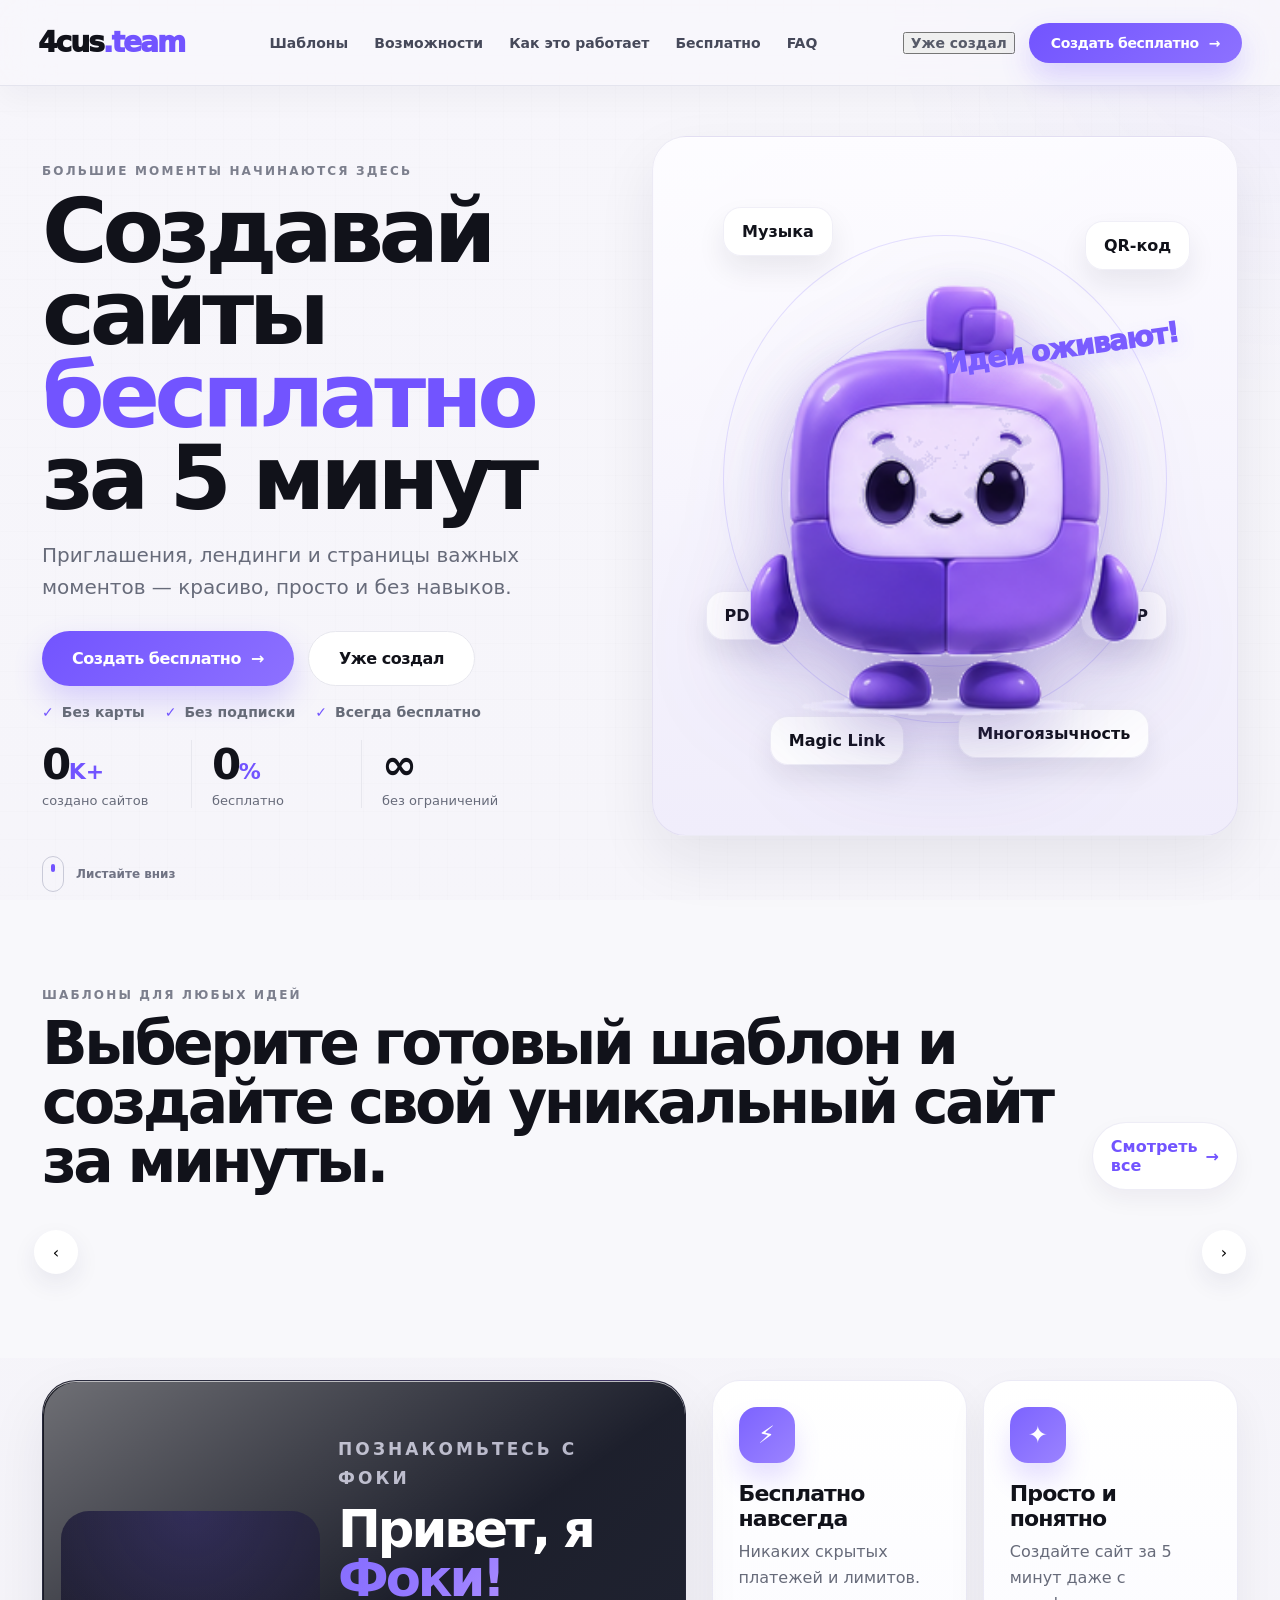
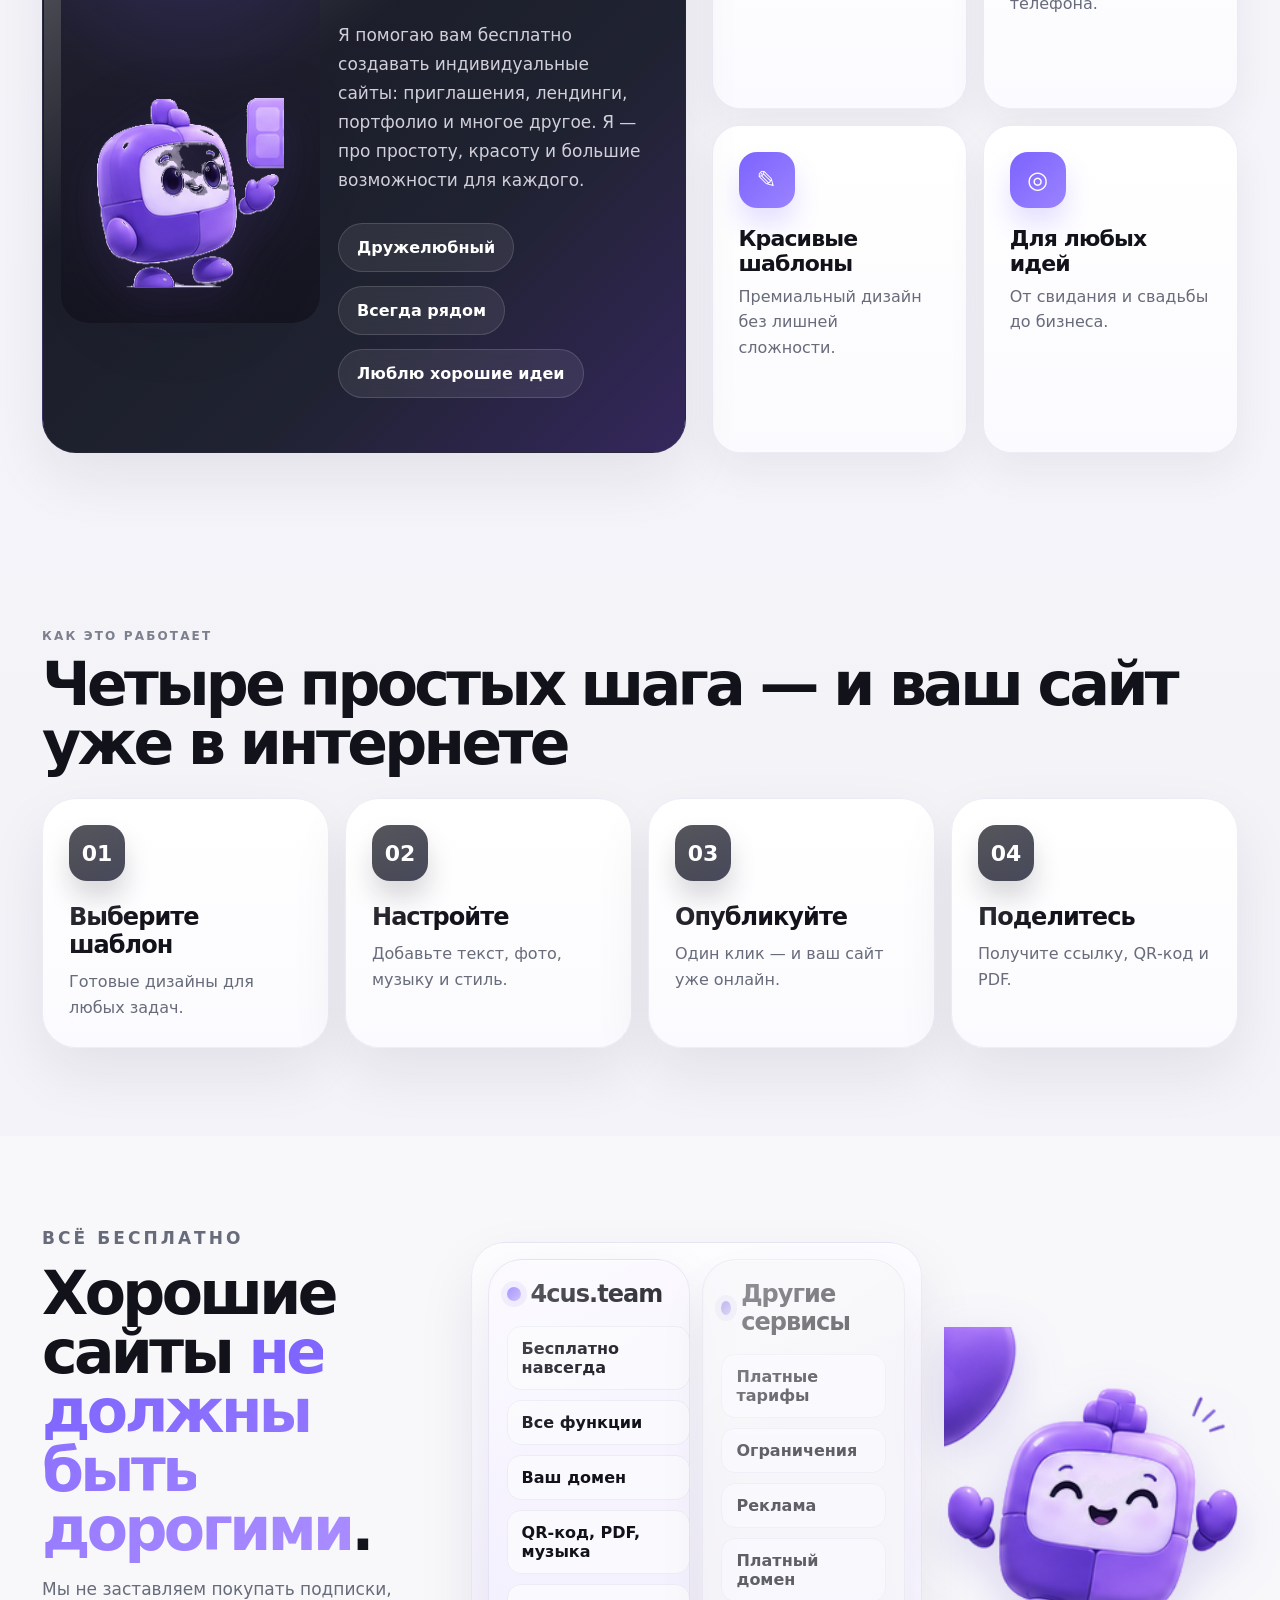
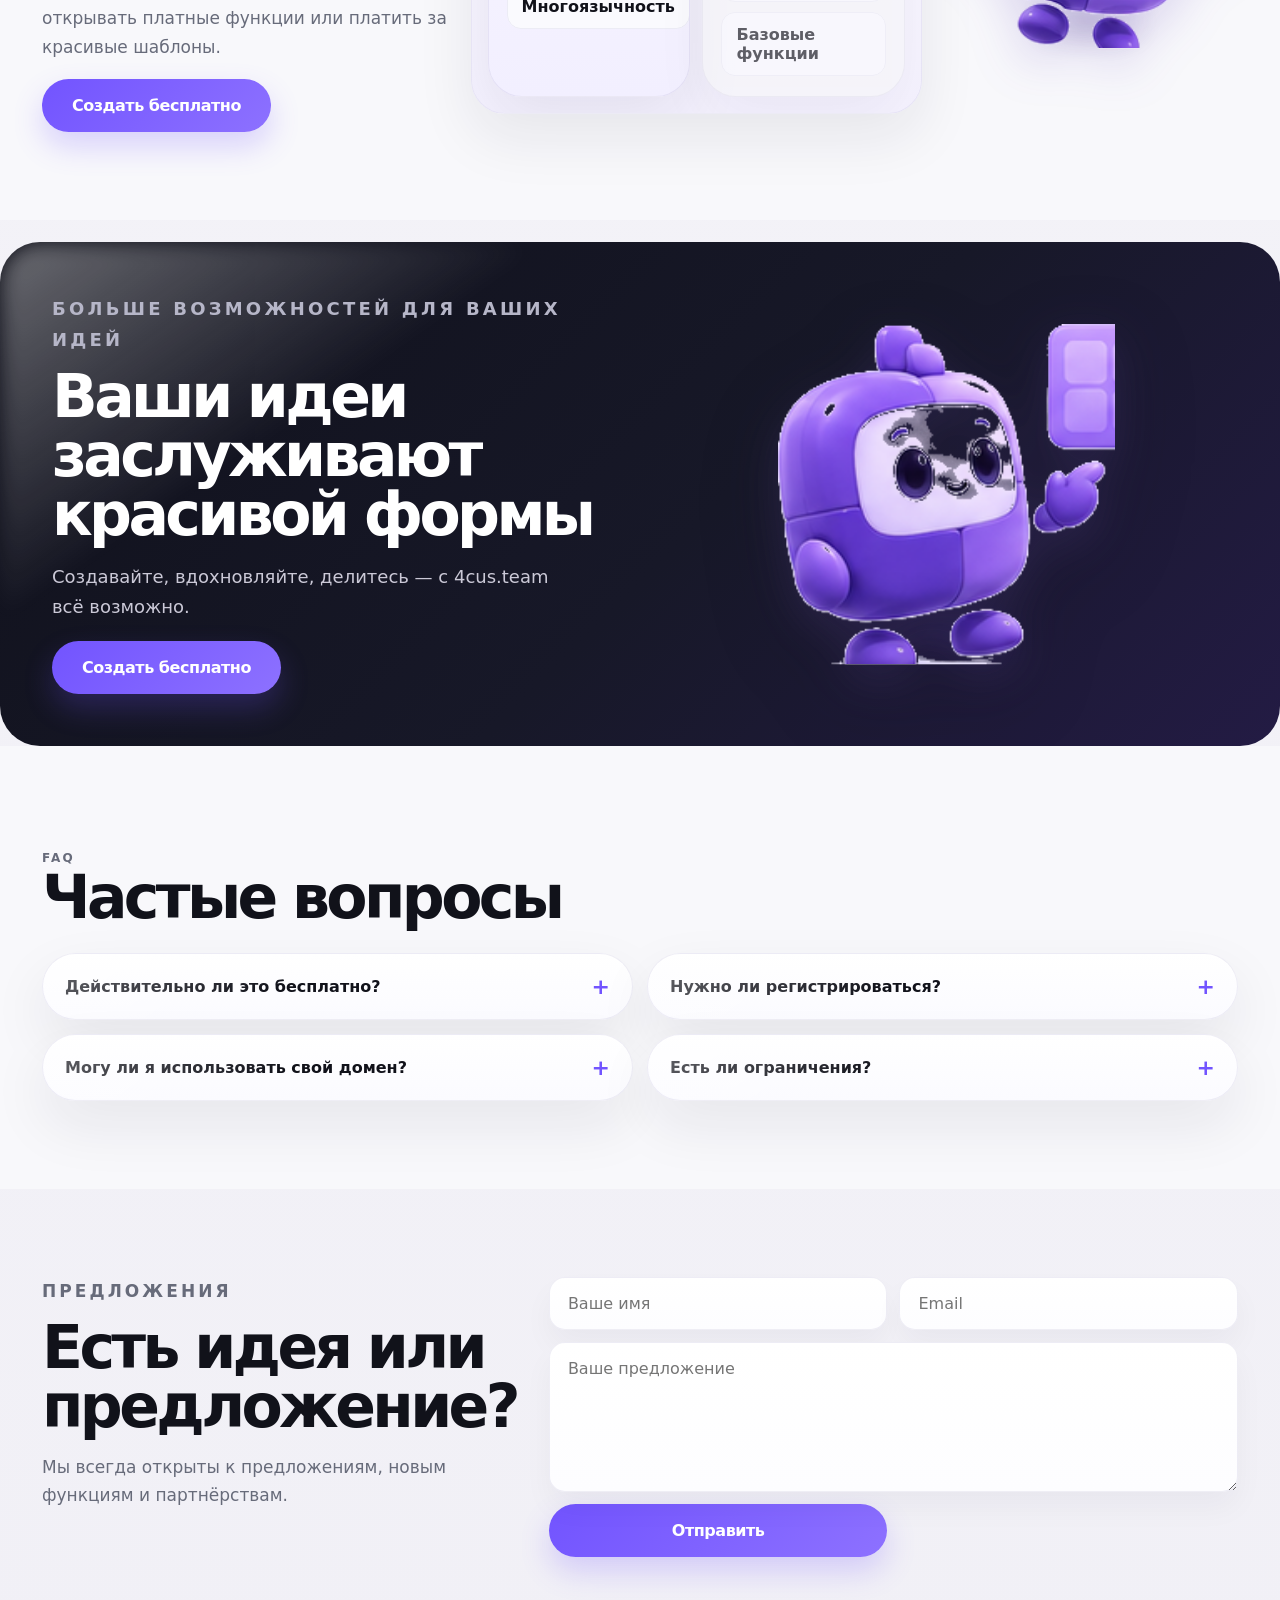
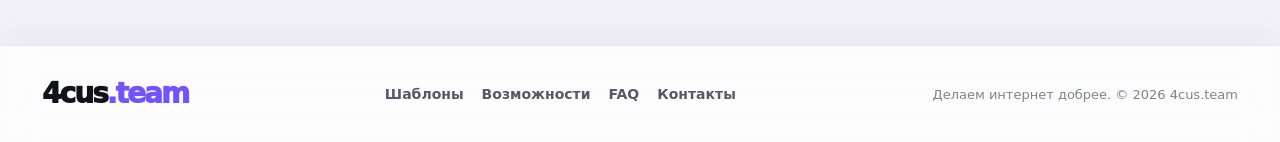
<file: index.html>
<!doctype html>
<html lang="ru">
<head>
  <meta charset="utf-8" />
  <meta name="viewport" content="width=device-width,initial-scale=1,viewport-fit=cover" />
  <meta name="theme-color" content="#f4f3f8" />
  <meta name="description" content="4cus.team — бесплатный конструктор красивых сайтов, приглашений и лендингов." />
  <link rel="manifest" href="manifest.webmanifest" />
  <link rel="icon" href="assets/icon-192.png" />
  <link rel="stylesheet" href="styles.css" />
  <title>4cus.team — Создавай сайты бесплатно</title>
</head>
<body data-page="home">
  <div class="bg-grid" aria-hidden="true"></div>

  <header class="topbar" id="top">
    <a class="brand" href="#top" aria-label="4cus.team">4cus<span>.team</span></a>
    <nav class="desktop-nav" aria-label="Основная навигация">
      <a href="#templates">Шаблоны</a>
      <a href="#features">Возможности</a>
      <a href="#how">Как это работает</a>
      <a href="#free">Бесплатно</a>
      <a href="#faq">FAQ</a>
    </nav>
    <div class="top-actions">
      <button class="login-link" id="alreadyTopBtn" type="button">Уже создал</button>
      <a class="btn btn-primary btn-small" href="#templates" data-scroll>Создать бесплатно <span>→</span></a>
      <button class="menu-btn" type="button" aria-expanded="false" aria-controls="mobileMenu" aria-label="Открыть меню">
        <span></span><span></span><span></span>
      </button>
    </div>
  </header>

  <aside class="mobile-menu" id="mobileMenu" aria-hidden="true">
    <div class="mobile-menu__head">
      <span class="brand small">4cus<span>.team</span></span>
      <button class="mobile-close" type="button" aria-label="Закрыть меню">×</button>
    </div>
    <nav class="mobile-nav">
      <a href="#templates">Шаблоны</a>
      <a href="#features">Возможности</a>
      <a href="#how">Как это работает</a>
      <a href="#free">Бесплатно</a>
      <a href="#faq">FAQ</a>
      <a href="#contact">Предложения</a>
    </nav>
    <a class="btn btn-primary wide" href="#templates" data-scroll>Создать бесплатно</a>
  </aside>
  <div class="menu-backdrop" hidden></div>

  <main>
    <section class="hero shell" aria-labelledby="hero-title">
      <div class="hero-copy reveal from-left">
        <p class="eyebrow">БОЛЬШИЕ МОМЕНТЫ НАЧИНАЮТСЯ ЗДЕСЬ</p>
        <h1 id="hero-title">Создавай сайты <span>бесплатно</span><br>за 5 минут</h1>
        <p class="hero-text">Приглашения, лендинги и страницы важных моментов — красиво, просто и без навыков.</p>
        <div class="hero-actions">
          <a class="btn btn-primary" href="#templates" data-scroll>Создать бесплатно <span>→</span></a>
          <button class="btn btn-soft" id="alreadyBtn" type="button">Уже создал</button>
        </div>
        <div class="hero-points">
          <span>Без карты</span>
          <span>Без подписки</span>
          <span>Всегда бесплатно</span>
        </div>
        <div class="counters hero-counters">
          <article class="counter reveal from-bottom"><b data-count="50">0</b><span>K+</span><p>создано сайтов</p></article>
          <article class="counter reveal from-bottom delay-1"><b data-count="100">0</b><span>%</span><p>бесплатно</p></article>
          <article class="counter reveal from-bottom delay-2"><b>∞</b><span></span><p>без ограничений</p></article>
        </div>
      </div>

      <div class="hero-stage reveal from-right" aria-label="Фоки — фирменный помощник 4cus.team">
        <div class="halo"></div>
        <div class="orbit orbit-a"></div>
        <div class="orbit orbit-b"></div>
        <div class="floating-card music">Музыка</div>
        <div class="floating-card qr">QR‑код</div>
        <div class="floating-card pdf">PDF</div>
        <div class="floating-card rsvp">RSVP</div>
        <div class="floating-card link">Magic Link</div>
        <div class="floating-card lang">Многоязычность</div>
        <div class="foki-stack hero-foki" data-foki-animated>
          <img src="assets/foki-front.png" alt="Фоки" class="is-active" />
          <img src="assets/foki-happy.png" alt="" />
          <img src="assets/foki-main.png" alt="" />
        </div>
        <div class="hero-note">Идеи оживают!</div>
      </div>

      <a class="scroll-cue" href="#templates" data-scroll>
        <span></span>
        Листайте вниз
      </a>
    </section>

    <section class="templates section section-light" id="templates">
      <div class="section-head reveal from-left">
        <div>
          <p class="eyebrow">ШАБЛОНЫ ДЛЯ ЛЮБЫХ ИДЕЙ</p>
          <h2>Выберите готовый шаблон и создайте свой уникальный сайт за минуты.</h2>
        </div>
        <a class="text-link" href="templates.html?category=all">Смотреть все <span>→</span></a>
      </div>

      <div class="chip-row reveal from-left" id="homeFilters"></div>
      <div class="template-carousel-wrap reveal from-right">
        <button class="carousel-arrow left" type="button" id="carouselPrev" aria-label="Назад">‹</button>
        <div class="template-carousel" id="homeTemplateList"></div>
        <button class="carousel-arrow right" type="button" id="carouselNext" aria-label="Вперёд">›</button>
      </div>
    </section>

    <section class="foki-about section section-contrast" id="features">
      <div class="foki-card reveal from-left">
        <div class="foki-card__visual">
          <div class="foki-stack card-foki" data-foki-animated>
            <img src="assets/foki-pointing.png" alt="Фоки" class="is-active" />
            <img src="assets/foki-thinking.png" alt="" />
            <img src="assets/foki-front.png" alt="" />
          </div>
        </div>
        <div class="foki-card__copy">
          <p class="eyebrow light">ПОЗНАКОМЬТЕСЬ С ФОКИ</p>
          <h2>Привет, я <span>Фоки!</span></h2>
          <p>Я помогаю вам бесплатно создавать индивидуальные сайты: приглашения, лендинги, портфолио и многое другое. Я — про простоту, красоту и большие возможности для каждого.</p>
          <ul class="bullet-list">
            <li>Дружелюбный</li>
            <li>Всегда рядом</li>
            <li>Люблю хорошие идеи</li>
          </ul>
        </div>
      </div>

      <div class="benefit-grid reveal from-right">
        <article><span>⚡</span><h3>Бесплатно навсегда</h3><p>Никаких скрытых платежей и лимитов.</p></article>
        <article><span>✦</span><h3>Просто и понятно</h3><p>Создайте сайт за 5 минут даже с телефона.</p></article>
        <article><span>✎</span><h3>Красивые шаблоны</h3><p>Премиальный дизайн без лишней сложности.</p></article>
        <article><span>◎</span><h3>Для любых идей</h3><p>От свидания и свадьбы до бизнеса.</p></article>
      </div>
    </section>

    <section class="how section" id="how">
      <div class="section-head reveal from-left">
        <div>
          <p class="eyebrow">КАК ЭТО РАБОТАЕТ</p>
          <h2>Четыре простых шага — и ваш сайт уже в интернете</h2>
        </div>
      </div>
      <div class="steps">
        <article class="reveal from-left"><b>01</b><h3>Выберите шаблон</h3><p>Готовые дизайны для любых задач.</p></article>
        <article class="reveal from-right"><b>02</b><h3>Настройте</h3><p>Добавьте текст, фото, музыку и стиль.</p></article>
        <article class="reveal from-left"><b>03</b><h3>Опубликуйте</h3><p>Один клик — и ваш сайт уже онлайн.</p></article>
        <article class="reveal from-right"><b>04</b><h3>Поделитесь</h3><p>Получите ссылку, QR‑код и PDF.</p></article>
      </div>
    </section>

    <section class="free section section-light" id="free">
      <div class="free-copy reveal from-left">
        <p class="eyebrow">ВСЁ БЕСПЛАТНО</p>
        <h2>Хорошие сайты <span>не должны быть дорогими</span>.</h2>
        <p>Мы не заставляем покупать подписки, открывать платные функции или платить за красивые шаблоны.</p>
        <a class="btn btn-primary" href="#templates" data-scroll>Создать бесплатно</a>
      </div>
      <div class="free-compare reveal from-bottom">
        <div class="compare-panel current">
          <h3>4cus.team</h3>
          <ul>
            <li>Бесплатно навсегда</li>
            <li>Все функции</li>
            <li>Ваш домен</li>
            <li>QR‑код, PDF, музыка</li>
            <li>Многоязычность</li>
          </ul>
        </div>
        <div class="compare-panel muted-panel">
          <h3>Другие сервисы</h3>
          <ul>
            <li>Платные тарифы</li>
            <li>Ограничения</li>
            <li>Реклама</li>
            <li>Платный домен</li>
            <li>Базовые функции</li>
          </ul>
        </div>
      </div>
      <div class="free-foki reveal from-right">
        <div class="foki-stack small-foki" data-foki-animated>
          <img src="assets/foki-happy.png" alt="Фоки радуется" class="is-active" />
          <img src="assets/foki-box.png" alt="" />
          <img src="assets/foki-front.png" alt="" />
        </div>
      </div>
    </section>

    <section class="big-ideas section section-dark">
      <div class="big-ideas__copy reveal from-left">
        <p class="eyebrow light">БОЛЬШЕ ВОЗМОЖНОСТЕЙ ДЛЯ ВАШИХ ИДЕЙ</p>
        <h2>Ваши идеи заслуживают красивой формы</h2>
        <p>Создавайте, вдохновляйте, делитесь — с 4cus.team всё возможно.</p>
        <a class="btn btn-primary" href="#templates" data-scroll>Создать бесплатно</a>
      </div>
      <div class="big-ideas__visual reveal from-right">
        <div class="foki-stack big-ideas-foki" data-foki-animated>
          <img src="assets/foki-pointing.png" alt="Фоки показывает идеи" class="is-active" />
          <img src="assets/foki-happy.png" alt="" />
          <img src="assets/foki-main.png" alt="" />
        </div>
      </div>
    </section>

    <section class="faq section section-light" id="faq">
      <div class="section-head reveal from-left">
        <div>
          <p class="eyebrow">FAQ</p>
          <h2>Частые вопросы</h2>
        </div>
      </div>
      <div class="faq-list">
        <details class="reveal from-left"><summary>Действительно ли это бесплатно?</summary><p>Да. Сайт, шаблоны и основные функции доступны бесплатно.</p></details>
        <details class="reveal from-right"><summary>Нужно ли регистрироваться?</summary><p>Нет. После публикации вы получаете magic‑link на email.</p></details>
        <details class="reveal from-left"><summary>Могу ли я использовать свой домен?</summary><p>В концепции проекта это поддерживается. В демо-версии показан интерфейс будущей логики.</p></details>
        <details class="reveal from-right"><summary>Есть ли ограничения?</summary><p>Для приглашений планируется срок жизни 60 дней, для лендингов — без такого ограничения.</p></details>
      </div>
    </section>

    <section class="contact section" id="contact">
      <div class="contact-copy reveal from-left">
        <p class="eyebrow">ПРЕДЛОЖЕНИЯ</p>
        <h2>Есть идея или предложение?</h2>
        <p>Мы всегда открыты к предложениям, новым функциям и партнёрствам.</p>
      </div>
      <form class="contact-form reveal from-right" id="contactForm">
        <input type="text" placeholder="Ваше имя" aria-label="Ваше имя" />
        <input type="email" placeholder="Email" aria-label="Email" />
        <textarea placeholder="Ваше предложение" aria-label="Ваше предложение"></textarea>
        <button class="btn btn-primary" type="submit">Отправить</button>
      </form>
    </section>
  </main>

  <footer class="footer">
    <a class="brand" href="#top">4cus<span>.team</span></a>
    <nav>
      <a href="#templates">Шаблоны</a>
      <a href="#features">Возможности</a>
      <a href="#faq">FAQ</a>
      <a href="#contact">Контакты</a>
    </nav>
    <p>Делаем интернет добрее. © 2026 4cus.team</p>
  </footer>

  <dialog class="library-modal" id="libraryModal">
    <button class="modal-close" type="button" aria-label="Закрыть">×</button>
    <p class="eyebrow">MAGIC LINK</p>
    <h2>Открыть библиотеку</h2>
    <p>Введите email, который вы использовали при публикации. Мы отправим ссылку на библиотеку ваших проектов.</p>
    <form id="magicForm">
      <input type="email" placeholder="Ваш email" required />
      <button class="btn btn-primary" type="submit">Получить ссылку</button>
    </form>
    <div class="modal-status" aria-live="polite"></div>
  </dialog>

  <script src="data.js"></script>
  <script src="app.js"></script>
</body>
</html>
</file>
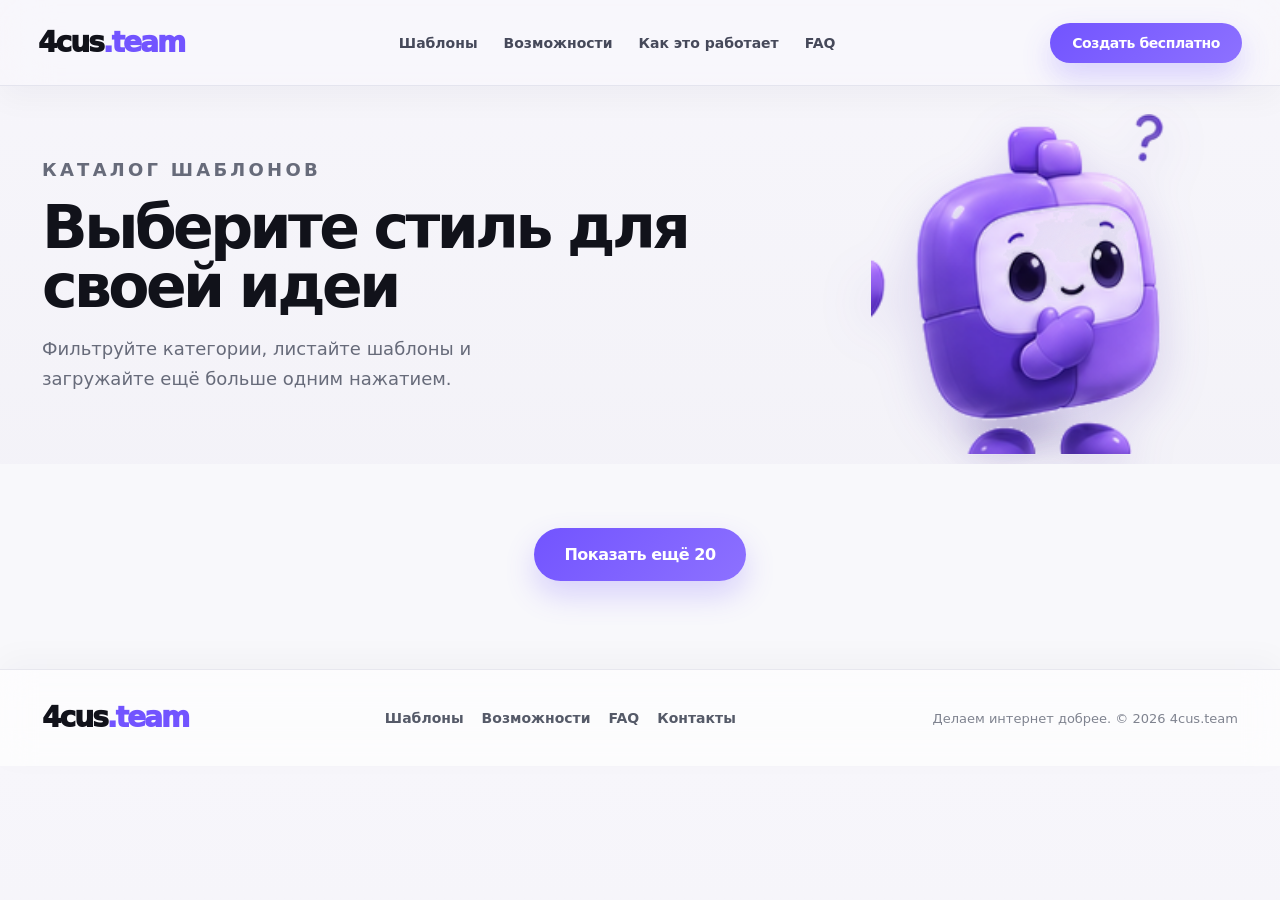
<file: templates.html>
<!doctype html>
<html lang="ru">
<head>
  <meta charset="utf-8" />
  <meta name="viewport" content="width=device-width,initial-scale=1,viewport-fit=cover" />
  <meta name="theme-color" content="#f4f3f8" />
  <meta name="description" content="Каталог шаблонов 4cus.team" />
  <link rel="manifest" href="manifest.webmanifest" />
  <link rel="icon" href="assets/icon-192.png" />
  <link rel="stylesheet" href="styles.css" />
  <title>Шаблоны — 4cus.team</title>
</head>
<body data-page="catalog">
  <header class="topbar" id="top">
    <a class="brand" href="index.html">4cus<span>.team</span></a>
    <nav class="desktop-nav" aria-label="Основная навигация">
      <a href="index.html#templates">Шаблоны</a>
      <a href="index.html#features">Возможности</a>
      <a href="index.html#how">Как это работает</a>
      <a href="index.html#faq">FAQ</a>
    </nav>
    <div class="top-actions">
      <a class="btn btn-primary btn-small" href="index.html#templates">Создать бесплатно</a>
      <button class="menu-btn" type="button" aria-expanded="false" aria-controls="mobileMenu" aria-label="Открыть меню">
        <span></span><span></span><span></span>
      </button>
    </div>
  </header>

  <aside class="mobile-menu" id="mobileMenu" aria-hidden="true">
    <div class="mobile-menu__head">
      <span class="brand small">4cus<span>.team</span></span>
      <button class="mobile-close" type="button" aria-label="Закрыть меню">×</button>
    </div>
    <nav class="mobile-nav">
      <a href="index.html#templates">Шаблоны</a>
      <a href="index.html#features">Возможности</a>
      <a href="index.html#how">Как это работает</a>
      <a href="index.html#faq">FAQ</a>
    </nav>
  </aside>
  <div class="menu-backdrop" hidden></div>

  <main>
    <section class="catalog-hero shell compact">
      <div class="catalog-intro reveal from-left">
        <p class="eyebrow">КАТАЛОГ ШАБЛОНОВ</p>
        <h1>Выберите стиль для своей идеи</h1>
        <p>Фильтруйте категории, листайте шаблоны и загружайте ещё больше одним нажатием.</p>
      </div>
      <div class="catalog-foki reveal from-right">
        <div class="foki-stack small-foki" data-foki-animated>
          <img src="assets/foki-thinking.png" alt="Фоки" class="is-active" />
          <img src="assets/foki-pointing.png" alt="" />
          <img src="assets/foki-happy.png" alt="" />
        </div>
      </div>
    </section>

    <section class="section section-light catalog-section">
      <div class="chip-row reveal from-left" id="catalogFilters"></div>
      <div class="catalog-grid" id="catalogList"></div>
      <div class="catalog-more reveal from-bottom">
        <button class="btn btn-primary" id="loadMoreBtn" type="button">Показать ещё 20</button>
      </div>
    </section>
  </main>

  <footer class="footer">
    <a class="brand" href="index.html">4cus<span>.team</span></a>
    <nav>
      <a href="index.html#templates">Шаблоны</a>
      <a href="index.html#features">Возможности</a>
      <a href="index.html#faq">FAQ</a>
      <a href="index.html#contact">Контакты</a>
    </nav>
    <p>Делаем интернет добрее. © 2026 4cus.team</p>
  </footer>

  <script src="data.js"></script>
  <script src="app.js"></script>
</body>
</html>
</file>
<file: styles.css>
:root{
  --bg:#f4f3f8;
  --surface:#ffffff;
  --surface-soft:#f8f8fb;
  --surface-dark:#16161f;
  --text:#11121a;
  --muted:#676b7a;
  --line:#e7e7ee;
  --purple:#7254ff;
  --purple-deep:#5f38ff;
  --purple-soft:#efeaff;
  --shadow:0 18px 50px rgba(31,31,56,.10);
  --shadow-soft:0 10px 24px rgba(42,39,83,.08);
  --radius:28px;
}
*{box-sizing:border-box}
html{scroll-behavior:smooth}
body{
  margin:0;
  color:var(--text);
  background:linear-gradient(180deg,#f7f6fb 0%,#f1f0f6 100%);
  font-family:Inter, ui-sans-serif, system-ui, -apple-system, BlinkMacSystemFont, "Segoe UI", sans-serif;
  -webkit-font-smoothing:antialiased;
  text-rendering:optimizeLegibility;
}
a{text-decoration:none;color:inherit}
img{display:block;max-width:100%}
button,input,textarea{font:inherit}
button{cursor:pointer}
.bg-grid{position:fixed;inset:0;pointer-events:none;background:radial-gradient(circle at top right, rgba(114,84,255,.09), transparent 26%),linear-gradient(transparent 95%, rgba(10,10,10,.02) 96%),linear-gradient(90deg, transparent 95%, rgba(10,10,10,.02) 96%);background-size:auto, 100% 28px, 28px 100%;opacity:.5}

.brand{font-weight:950;letter-spacing:-.07em;font-size:28px;line-height:1}
.brand span{color:var(--purple)}
.brand.small{font-size:24px}

.topbar{
  position:sticky;top:0;z-index:50;
  display:grid;grid-template-columns:auto 1fr auto;align-items:center;gap:32px;
  height:86px;padding:0 clamp(18px,3vw,38px);
  background:rgba(248,247,252,.82);backdrop-filter:blur(24px);
  border-bottom:1px solid rgba(220,220,232,.7)
}
.desktop-nav{display:flex;justify-content:center;gap:26px;font-size:14px;font-weight:700;color:#46495a}
.desktop-nav a:hover,.footer nav a:hover,.mobile-nav a:hover{color:var(--purple)}
.top-actions{display:flex;align-items:center;gap:14px}
.login-link{font-size:14px;font-weight:800;color:#575b69}
.btn{display:inline-flex;align-items:center;justify-content:center;gap:10px;border:0;border-radius:999px;padding:17px 30px;font-weight:900;letter-spacing:-.03em;transition:transform .25s ease, box-shadow .25s ease, background .25s ease}
.btn:hover{transform:translateY(-2px);box-shadow:0 12px 24px rgba(80,61,180,.16)}
.btn-primary{background:linear-gradient(135deg, var(--purple) 0%, #8d71ff 100%);color:#fff;box-shadow:0 14px 30px rgba(114,84,255,.24)}
.btn-soft{background:#fff;border:1px solid var(--line);color:var(--text)}
.btn-small{padding:12px 22px;font-size:14px}
.btn.wide{width:100%}
.menu-btn{display:none;border:1px solid var(--line);border-radius:14px;background:#fff;width:52px;height:52px;position:relative;padding:0}
.menu-btn span{position:absolute;left:14px;right:14px;height:2px;background:#2f3140;border-radius:99px;transition:.25s}
.menu-btn span:nth-child(1){top:17px}.menu-btn span:nth-child(2){top:24px}.menu-btn span:nth-child(3){top:31px}

.mobile-menu{position:fixed;top:0;right:-100%;width:min(92vw,380px);height:100svh;background:rgba(255,255,255,.95);backdrop-filter:blur(22px);box-shadow:-30px 0 60px rgba(10,12,18,.12);padding:22px;z-index:80;display:grid;grid-template-rows:auto 1fr auto;transition:right .28s ease}
.mobile-menu.open{right:0}.mobile-menu__head{display:flex;align-items:center;justify-content:space-between;padding-bottom:14px;border-bottom:1px solid var(--line)}
.mobile-close{border:0;background:transparent;font-size:34px;line-height:1}
.mobile-nav{display:grid;gap:8px;padding:20px 0}.mobile-nav a{padding:14px 0;border-bottom:1px solid rgba(232,232,238,.85);font-weight:800}
.menu-backdrop{position:fixed;inset:0;background:rgba(16,18,24,.38);z-index:70;opacity:0;transition:opacity .22s}.menu-backdrop.show{opacity:1}

.shell{max-width:1440px;margin:0 auto;padding:0 clamp(18px,4vw,42px)}
.section{padding:88px clamp(18px,4vw,42px);max-width:1440px;margin:0 auto}
.section-light{background:var(--surface-soft)}
.section-dark{background:linear-gradient(135deg,#171821,#1d1f2a 60%, #24203e 100%);color:#fff;border-radius:36px;margin-top:22px;overflow:hidden}
.section-contrast{display:grid;grid-template-columns:1.1fr .9fr;gap:26px;max-width:1440px;margin:0 auto;padding:0 clamp(18px,4vw,42px) 88px}
.section-head{display:flex;justify-content:space-between;align-items:end;gap:20px;margin-bottom:26px}
.eyebrow{font-size:12px;letter-spacing:.18em;color:#7c7f8d;font-weight:900;margin:0 0 12px}.eyebrow.light{color:#b6b6c8}
.section-head h2,.contact h2,.free-copy h2,.big-ideas h2,.catalog-intro h1{font-size:clamp(34px,4.7vw,60px);letter-spacing:-.06em;line-height:.98;margin:0}
.section-head .text-link{font-weight:900;color:var(--purple)}

.hero{min-height:calc(100svh - 86px);display:grid;grid-template-columns:1fr 1fr;align-items:center;gap:24px;padding-top:26px;padding-bottom:40px;position:relative}
.hero-copy h1{font-size:clamp(52px,7vw,96px);line-height:.92;letter-spacing:-.08em;margin:0 0 18px;max-width:760px}
.hero-copy h1 span{color:var(--purple)}
.hero-text{font-size:20px;line-height:1.6;color:var(--muted);max-width:640px;margin-bottom:28px}
.hero-actions{display:flex;gap:14px;flex-wrap:wrap}
.hero-points{display:flex;gap:20px;flex-wrap:wrap;margin:18px 0 20px;color:#666b78;font-weight:700;font-size:14px}
.hero-points span::before{content:'✓';color:var(--purple);font-weight:900;margin-right:8px}
.hero-counters{display:flex;gap:20px;flex-wrap:wrap}
.counter{min-width:150px;padding-right:20px;border-right:1px solid var(--line)}
.counter:last-child{border-right:0}.counter b{font-size:42px;letter-spacing:-.06em}.counter span{font-size:22px;font-weight:900;color:var(--purple)}.counter p{margin:4px 0 0;color:var(--muted);font-size:13px}

.hero-stage{position:relative;min-height:700px;border-radius:38px;background:radial-gradient(circle at 35% 25%, rgba(114,84,255,.22), transparent 35%),linear-gradient(180deg,#faf9ff,#f0eef9);overflow:hidden;box-shadow:var(--shadow);border:1px solid rgba(226,226,237,.9)}
.halo{position:absolute;inset:16% 10% 14%;border-radius:50%;background:radial-gradient(circle, rgba(146,114,255,.15), transparent 60%);filter:blur(14px)}
.orbit{position:absolute;border:1px solid rgba(119,93,255,.18);border-radius:50%;animation:spin 22s linear infinite}
.orbit-a{inset:14% 12% 16%}
.orbit-b{inset:26% 22% 24%;animation-duration:18s;animation-direction:reverse}
.hero-stage .foki-stack{position:absolute;left:50%;top:52%;width:min(72%,560px);transform:translate(calc(-50% + var(--x,0px)), calc(-50% + var(--y,0px)));filter:drop-shadow(0 36px 48px rgba(53,33,146,.18))}
.foki-stack{position:relative}
.foki-stack img{position:absolute;inset:0;opacity:0;transform:translateY(0);transition:opacity .4s ease}
.foki-stack img.is-active{opacity:1}
.foki-stack::before{content:'';display:block;padding-bottom:100%}
.hero-foki::after,.card-foki::after,.small-foki::after,.big-ideas-foki::after{content:'';position:absolute;left:17%;right:17%;bottom:5%;height:10%;background:radial-gradient(ellipse, rgba(23,18,61,.12), transparent 70%);filter:blur(10px)}
.hero-note{position:absolute;right:10%;top:28%;font-weight:900;font-size:28px;color:#7a5cff;transform:rotate(-8deg)}
.floating-card{position:absolute;background:rgba(255,255,255,.92);backdrop-filter:blur(10px);border:1px solid rgba(231,231,239,.85);border-radius:18px;padding:14px 18px;font-weight:800;box-shadow:var(--shadow-soft);animation:floating 6s ease-in-out infinite}
.music{top:10%;left:12%}.qr{top:12%;right:8%;animation-delay:-1.6s}.pdf{left:9%;bottom:28%;animation-delay:-.8s}.rsvp{right:12%;bottom:28%;animation-delay:-2.2s}.link{left:20%;bottom:10%;animation-delay:-1.4s}.lang{right:15%;bottom:11%;animation-delay:-2.6s}
.scroll-cue{position:absolute;left:42px;bottom:8px;font-size:12px;font-weight:900;color:#707384;display:inline-flex;align-items:center;gap:12px}
.scroll-cue span{position:relative;display:block;width:22px;height:36px;border:1px solid #c9cad8;border-radius:18px}.scroll-cue span::after{content:'';position:absolute;left:50%;top:7px;width:4px;height:8px;background:var(--purple);border-radius:99px;transform:translateX(-50%);animation:scrollDot 1.5s infinite}

.chip-row{display:flex;gap:10px;flex-wrap:wrap;margin-bottom:18px}
.chip{border:1px solid var(--line);background:#fff;border-radius:999px;padding:12px 18px;font-weight:800;color:#5d6170;display:inline-flex}
.chip.active,.chip:hover{background:var(--purple-soft);color:var(--purple);border-color:#ded4ff}
.template-carousel-wrap{position:relative}
.template-carousel{display:grid;grid-auto-flow:column;grid-auto-columns:minmax(280px, 1fr);gap:16px;overflow:auto;scrollbar-width:none;padding-bottom:6px}.template-carousel::-webkit-scrollbar{display:none}
.carousel-arrow{position:absolute;top:50%;transform:translateY(-50%);border:0;background:#fff;box-shadow:var(--shadow-soft);width:44px;height:44px;border-radius:50%;z-index:2}.carousel-arrow.left{left:-8px}.carousel-arrow.right{right:-8px}
.template-card{background:#fff;border:1px solid var(--line);border-radius:28px;overflow:hidden;min-width:0;box-shadow:var(--shadow-soft);transition:transform .25s ease, box-shadow .25s ease}.template-card:hover{transform:translateY(-4px);box-shadow:var(--shadow)}
.tpl-art{height:250px;display:grid;place-items:end start;padding:22px;color:#fff;font-size:36px;font-weight:900;letter-spacing:-.05em;line-height:.95}
.tpl-art span{max-width:80%}
.tpl-art.wedding{background:linear-gradient(140deg,#f4efe9,#f7dbc9 60%,#e2c0af)}
.tpl-art.birthday{background:linear-gradient(160deg,#252326,#5e362e 55%,#1f1e24)}
.tpl-art.travel{background:linear-gradient(160deg,#80b3d4,#406986 55%,#25384c)}
.tpl-art.business{background:linear-gradient(160deg,#1e232f,#3a4e69 58%,#11151c)}
.tpl-art.portrait{background:linear-gradient(160deg,#1a1b22,#4b4e5d 56%,#23252f)}
.tpl-art.date{background:linear-gradient(160deg,#322335,#6d5070 56%,#1f1724)}
.tpl-art.minimal{background:linear-gradient(160deg,#ebecef,#cad0d9 58%,#939bab);color:#141723}
.tpl-art.studio{background:linear-gradient(160deg,#11141c,#40485d 56%,#242830)}
.template-body{padding:18px 18px 20px}.template-body h3{margin:0 0 6px;font-size:24px;letter-spacing:-.04em}.template-body p{margin:0;color:var(--muted)}

.foki-about{margin-top:22px}
.foki-card{background:linear-gradient(135deg,#171821,#1f2230 66%, #35275d 100%);color:#fff;border-radius:34px;display:grid;grid-template-columns:.92fr 1.08fr;align-items:center;overflow:hidden;min-height:480px}
.foki-card__visual{position:relative;padding:36px;min-height:100%;display:grid;align-items:end}
.card-foki{width:min(390px,100%);margin:0 auto;filter:drop-shadow(0 20px 34px rgba(0,0,0,.24))}
.foki-card__copy{padding:54px 40px 54px 0}.foki-card__copy h2{font-size:clamp(40px,4vw,66px);letter-spacing:-.06em;line-height:.96;margin:0 0 18px}.foki-card__copy h2 span{color:#8d71ff}.foki-card__copy p{color:#d1cfda;line-height:1.7;font-size:17px}
.bullet-list{display:flex;flex-wrap:wrap;gap:10px;padding:0;margin:24px 0 0;list-style:none}.bullet-list li{background:rgba(255,255,255,.08);border:1px solid rgba(255,255,255,.12);border-radius:999px;padding:10px 14px;font-weight:800}
.benefit-grid{display:grid;grid-template-columns:repeat(2,1fr);gap:16px}
.benefit-grid article{background:#fff;border-radius:28px;border:1px solid var(--line);padding:28px;box-shadow:var(--shadow-soft)}
.benefit-grid span{display:grid;place-items:center;width:46px;height:46px;border-radius:14px;background:var(--purple-soft);color:var(--purple);font-size:22px;font-weight:900}.benefit-grid h3{font-size:22px;margin:18px 0 8px;letter-spacing:-.04em}.benefit-grid p{margin:0;color:var(--muted);line-height:1.6}

.steps{display:grid;grid-template-columns:repeat(4,1fr);gap:16px}
.steps article{background:#fff;border:1px solid var(--line);border-radius:28px;padding:26px;box-shadow:var(--shadow-soft)}
.steps b{display:inline-flex;align-items:center;justify-content:center;width:52px;height:52px;border-radius:16px;background:var(--purple-soft);color:var(--purple);font-size:22px;font-weight:900}.steps h3{font-size:24px;letter-spacing:-.04em;margin:22px 0 10px}.steps p{margin:0;color:var(--muted);line-height:1.6}

.free{display:grid;grid-template-columns:.9fr 1fr .65fr;gap:22px;align-items:center}
.free-copy h2 span{color:var(--purple)}.free-copy p{color:var(--muted);line-height:1.7;font-size:17px;max-width:560px}
.free-compare{display:grid;grid-template-columns:1fr 1fr;gap:12px;background:#fff;border:1px solid var(--line);padding:12px;border-radius:28px;box-shadow:var(--shadow-soft)}
.compare-panel{border-radius:22px;padding:20px 18px;background:#fff}.compare-panel h3{margin:0 0 18px;font-size:24px;letter-spacing:-.04em}.compare-panel ul{list-style:none;padding:0;margin:0;display:grid;gap:10px}.compare-panel li{padding:12px 14px;background:#fafafe;border:1px solid #ececf5;border-radius:14px;font-weight:800}
.current{background:linear-gradient(180deg,#faf8ff,#f2efff);border:1px solid #e2dcff}
.muted-panel{background:#f5f5f8;filter:blur(.2px) grayscale(.32);opacity:.75}
.free-foki{display:grid;place-items:center}.small-foki{width:min(240px,100%)}

.big-ideas{display:grid;grid-template-columns:1fr 1fr;align-items:center;gap:10px;position:relative}
.big-ideas::before{content:'';position:absolute;inset:auto -20% -40% auto;width:540px;height:540px;background:radial-gradient(circle, rgba(131,101,255,.22), transparent 62%);filter:blur(10px)}
.big-ideas__copy{padding:20px 0 20px 20px;position:relative;z-index:1}.big-ideas__copy p{color:#cbc9d7;line-height:1.7;font-size:18px;max-width:560px}.big-ideas__visual{display:grid;place-items:center;padding:36px;position:relative;z-index:1}.big-ideas-foki{width:min(420px,90%);filter:drop-shadow(0 24px 34px rgba(0,0,0,.26))}

.faq-list{display:grid;grid-template-columns:1fr 1fr;gap:14px}
.faq details{background:#fff;border:1px solid var(--line);border-radius:20px;padding:20px 22px;box-shadow:var(--shadow-soft)}
.faq summary{cursor:pointer;font-weight:900;list-style:none;display:flex;align-items:center;justify-content:space-between}.faq summary::-webkit-details-marker{display:none}
.faq summary::after{content:'+';font-size:22px;color:var(--purple)}
.faq details[open] summary::after{content:'–'}
.faq p{margin:14px 0 0;color:var(--muted);line-height:1.7}

.contact{display:grid;grid-template-columns:.82fr 1.18fr;gap:28px;align-items:start}
.contact-copy p{max-width:440px;color:var(--muted);line-height:1.7;font-size:17px}.contact-form{display:grid;grid-template-columns:1fr 1fr;gap:12px}.contact-form textarea{grid-column:1/-1;min-height:150px;resize:vertical}
.contact-form input,.contact-form textarea,.library-modal input{width:100%;border:1px solid var(--line);background:#fff;border-radius:16px;padding:16px 18px;outline:none;box-shadow:var(--shadow-soft)}

.footer{display:grid;grid-template-columns:auto 1fr auto;gap:26px;align-items:center;padding:34px clamp(18px,4vw,42px);border-top:1px solid var(--line);background:rgba(255,255,255,.55);backdrop-filter:blur(16px)}
.footer nav{display:flex;flex-wrap:wrap;justify-content:center;gap:18px;font-weight:800;font-size:14px;color:#555a68}.footer p{margin:0;color:#7f838f;font-size:13px}

.library-modal{border:0;border-radius:28px;padding:34px;max-width:520px;width:calc(100% - 24px);box-shadow:0 34px 80px rgba(18,16,28,.34)}
.library-modal::backdrop{background:rgba(12,13,18,.48);backdrop-filter:blur(8px)}
.library-modal h2{margin:0 0 12px;font-size:46px;letter-spacing:-.06em}.library-modal p{color:var(--muted);line-height:1.65}.library-modal form{display:grid;gap:10px}.modal-close{position:absolute;top:16px;right:18px;border:0;background:transparent;font-size:34px;line-height:1}.modal-status{font-weight:800;color:var(--purple);margin-top:8px}

.catalog-hero{min-height:320px;display:grid;grid-template-columns:1fr .6fr;align-items:center;gap:20px}.catalog-hero.compact{padding-top:28px;padding-bottom:10px}.catalog-intro p{color:var(--muted);line-height:1.7;font-size:18px;max-width:540px}.catalog-foki{display:grid;place-items:center}.catalog-section{padding-top:18px}.catalog-grid{display:grid;grid-template-columns:repeat(4,1fr);gap:16px}.catalog-more{text-align:center;margin-top:28px}

.reveal{opacity:0;transform:translateY(30px);transition:opacity .75s ease, transform .75s ease}.reveal.from-left{transform:translateX(-34px)}.reveal.from-right{transform:translateX(34px)}.reveal.from-bottom{transform:translateY(36px)}.reveal.visible{opacity:1;transform:none}.delay-1{transition-delay:.12s}.delay-2{transition-delay:.24s}

@keyframes scrollDot{0%{opacity:0;transform:translate(-50%,0)}50%{opacity:1}100%{opacity:0;transform:translate(-50%,12px)}}
@keyframes floating{0%,100%{transform:translateY(0)}50%{transform:translateY(-10px)}}
@keyframes spin{from{transform:rotate(0)}to{transform:rotate(360deg)}}

@media (max-width:1180px){
  .hero{grid-template-columns:1fr}.hero-stage{min-height:580px}.section-contrast{grid-template-columns:1fr}.foki-card{grid-template-columns:1fr}.foki-card__copy{padding:0 34px 38px}.benefit-grid{grid-template-columns:repeat(2,1fr)}.steps{grid-template-columns:repeat(2,1fr)}.free{grid-template-columns:1fr}.big-ideas{grid-template-columns:1fr}.catalog-grid{grid-template-columns:repeat(3,1fr)}.catalog-hero{grid-template-columns:1fr}.footer{grid-template-columns:1fr}
}
@media (max-width:860px){
  .desktop-nav,.login-link,.btn-small{display:none}.menu-btn{display:block}.hero{min-height:auto;padding-top:28px}.hero-copy h1{font-size:clamp(46px,12vw,66px)}.hero-text{font-size:17px}.counter{border-right:0;border-bottom:1px solid var(--line);padding:0 0 14px;min-width:30%}.hero-counters{display:grid;grid-template-columns:repeat(3,1fr);gap:12px}.hero-stage{min-height:520px}.hero-note{font-size:22px;right:8%;top:18%}.floating-card{padding:12px 14px;font-size:13px}.music{left:4%}.qr{right:4%}.pdf{left:4%;bottom:26%}.rsvp{right:5%;bottom:28%}.link{left:12%;bottom:9%}.lang{right:10%;bottom:10%}.chip-row{overflow:auto;flex-wrap:nowrap;padding-bottom:6px}.chip-row::-webkit-scrollbar{display:none}.template-carousel{grid-auto-columns:76%}.carousel-arrow{display:none}.benefit-grid,.faq-list,.contact,.contact-form,.catalog-grid{grid-template-columns:1fr 1fr}
}
@media (max-width:640px){
  .topbar{height:74px;padding:0 16px}.brand{font-size:24px}.hero{padding:20px 16px 28px}.hero-actions{display:grid}.hero-actions .btn,.hero-actions button{width:100%}.hero-stage{min-height:420px;border-radius:28px}.hero-stage .foki-stack{width:78%;top:55%}.hero-points{gap:10px;font-size:12px}.hero-counters{grid-template-columns:1fr 1fr 1fr}.counter{min-width:auto}.counter b{font-size:34px}.counter p{font-size:11px}.hero-note{font-size:18px}.scroll-cue{display:none}.section,.section-contrast{padding-left:16px;padding-right:16px}.section{padding-top:70px;padding-bottom:70px}.section-head h2,.contact h2,.free-copy h2,.big-ideas h2,.catalog-intro h1{font-size:40px}.template-carousel{grid-auto-columns:88%}.tpl-art{height:220px;font-size:32px}.foki-card,.free-compare,.faq-list,.contact,.contact-form,.catalog-grid{grid-template-columns:1fr}.foki-card__copy{padding:0 22px 28px}.foki-card__visual{padding:26px}.benefit-grid{grid-template-columns:1fr}.steps{grid-template-columns:1fr}.steps article{padding:22px}.free{gap:18px}.free-compare{padding:10px}.big-ideas__copy{padding:6px 0}.big-ideas__visual{padding:14px 0 0}.footer{padding:28px 16px}.catalog-hero{padding:20px 16px 0}.catalog-intro p{font-size:16px}.catalog-foki{order:-1}.library-modal{padding:28px}.library-modal h2{font-size:36px}
}
@media (prefers-reduced-motion:reduce){*{animation:none!important;transition:none!important;scroll-behavior:auto!important}.reveal{opacity:1;transform:none}}

.foki-stack img{width:100%;height:100%;object-fit:contain;object-position:center bottom}
.hero-stage .foki-stack img{object-position:center bottom}
.foki-card__visual .foki-stack,.big-ideas__visual .foki-stack,.catalog-foki .foki-stack,.free-foki .foki-stack{width:min(320px,100%)}
.big-ideas__visual .foki-stack{width:min(420px,92%)}
@media (max-width:860px){
  .topbar{display:flex;align-items:center;justify-content:space-between;gap:12px}
  .top-actions{margin-left:auto}
}
@media (max-width:640px){
  .section-head{display:grid;align-items:start;gap:10px}
  .section-head .text-link{justify-self:start}
  .topbar{height:76px}
  .menu-btn{width:50px;height:50px;border-radius:14px}
  .hero-copy h1{font-size:42px}
  .section-head h2,.contact h2,.free-copy h2,.big-ideas h2,.catalog-intro h1{font-size:34px}
  .catalog-section .chip{padding:12px 16px;font-size:14px}
}

/* v2.1 mobile polish */
@media (max-width:860px){
  .topbar{display:flex!important;align-items:center!important;justify-content:space-between!important;padding:0 16px!important}
  .topbar .brand{flex:0 0 auto}
  .top-actions{margin-left:auto!important;display:flex!important;align-items:center!important}
  .menu-btn{display:block!important;flex:0 0 50px;margin-left:auto!important}
  .hero-copy,.section-head>div,.free-copy,.big-ideas__copy,.contact-copy{min-width:0}
}
@media (max-width:640px){
  body{overflow-x:hidden}
  .hero-copy h1{font-size:clamp(40px,11.5vw,52px)!important;line-height:.96!important;overflow-wrap:anywhere}
  .section-head h2,.contact h2,.free-copy h2,.big-ideas h2,.catalog-intro h1{font-size:clamp(34px,9.5vw,44px)!important;line-height:1!important;overflow-wrap:anywhere}
  .section-head{display:grid!important;grid-template-columns:1fr!important}
  .section-head .text-link{justify-self:start!important;margin-top:4px}
  .chip-row{width:100%;max-width:100vw;overflow-x:auto!important;-webkit-overflow-scrolling:touch;padding-right:30px}
  .template-carousel{grid-auto-columns:minmax(270px,86vw)!important;padding-right:20px}
  .template-card{max-width:86vw}
  .foki-card{min-height:0!important}
  .foki-card__visual{min-height:300px!important}
  .big-ideas{border-radius:28px!important}
}
/* Different personality / poses from same clean mascot asset until dedicated animated assets are connected */
.hero-foki{animation:heroFoki 4.8s ease-in-out infinite}
.card-foki{animation:peekFoki 4.2s ease-in-out infinite}
.small-foki{animation:happyFoki 3.8s ease-in-out infinite}
.big-ideas-foki{animation:presentFoki 4.4s ease-in-out infinite}
@keyframes heroFoki{0%,100%{rotate:-2deg;translate:0 0}45%{rotate:2deg;translate:0 -12px}50%{scale:1 .96}55%{scale:1}}
@keyframes peekFoki{0%,100%{rotate:-5deg;translate:-4px 8px}50%{rotate:3deg;translate:8px -6px}}
@keyframes happyFoki{0%,100%{scale:1;rotate:0deg}45%{scale:1.04;rotate:4deg}55%{scale:1.02;rotate:-3deg}}
@keyframes presentFoki{0%,100%{translate:0 0;rotate:2deg}50%{translate:-10px -8px;rotate:-3deg}}


/* ===== v3 premium polish ===== */
body.menu-open{overflow:hidden}
.topbar{box-shadow:0 12px 32px rgba(22,22,40,.04)}
.menu-btn{box-shadow:0 10px 22px rgba(36,31,86,.09), inset 0 1px 0 rgba(255,255,255,.9)}
.mobile-menu{width:min(92vw,420px);border-radius:0 0 0 34px;background:linear-gradient(180deg,rgba(255,255,255,.98),rgba(248,247,252,.98));box-shadow:-18px 0 50px rgba(12,12,26,.14)}
.mobile-menu__head{padding-bottom:18px;border-bottom:1px solid rgba(31,26,76,.08)}
.mobile-close{color:#1c79ff}
.mobile-nav{display:grid;gap:6px;margin:20px 0 18px}
.mobile-nav a{display:flex;align-items:center;gap:14px;padding:16px 4px;border-bottom:1px solid rgba(40,41,68,.08);font-size:17px;font-weight:900}
.nav-ico{width:40px;height:40px;border-radius:14px;display:grid;place-items:center;background:linear-gradient(135deg,#f2efff,#ffffff);box-shadow:inset 0 1px 0 rgba(255,255,255,.9),0 10px 18px rgba(104,81,218,.08)}
.nav-ico svg{width:20px;height:20px;stroke:#6f58ff;fill:none;stroke-width:1.8;stroke-linecap:round;stroke-linejoin:round}
.nav-ico svg rect,.nav-ico svg circle{fill:none}
.mobile-menu .btn.wide{margin-top:18px;padding:18px 24px;font-size:18px;box-shadow:0 16px 30px rgba(114,84,255,.28)}

.hero-stage,.foki-card,.free-compare,.big-ideas,.steps article,.faq details,.template-card,.compare-panel,.contact-form input,.contact-form textarea,.library-modal,.catalog-hero,.catalog-grid .template-card{
  position:relative;
  overflow:hidden;
}
.hero-stage::before,.foki-card::before,.free-compare::before,.big-ideas::before,.steps article::before,.faq details::before,.template-card::before,.compare-panel::before{
  content:'';position:absolute;inset:1px;border-radius:inherit;pointer-events:none;
  background:linear-gradient(145deg,rgba(255,255,255,.42),rgba(255,255,255,0) 42%);
  opacity:.9;
}
.hero-stage,.foki-card,.free-compare,.compare-panel,.template-card,.faq details,.steps article{
  border-radius:34px;
  border:1px solid rgba(120,112,170,.12);
  box-shadow:0 24px 58px rgba(31,31,56,.08), inset 0 1px 0 rgba(255,255,255,.7);
}
.hero-stage{background:linear-gradient(180deg,#fcfbff 0%,#f0edfb 100%);transform:translate3d(var(--x,0),var(--y,0),0)}
.hero-stage .halo{filter:blur(28px)}
.hero-stage .floating-card{backdrop-filter:blur(18px);background:rgba(255,255,255,.92);border:1px solid rgba(150,144,196,.14);box-shadow:0 14px 28px rgba(24,22,54,.08);font-weight:900}
.hero-stage .floating-card:hover{transform:translateY(-3px) scale(1.03)}
.hero-note{font-weight:950;letter-spacing:-.05em;text-shadow:0 8px 20px rgba(114,84,255,.15)}

.foki-stack{position:relative;display:grid;place-items:center;isolation:isolate}
.foki-stack::after{content:'';position:absolute;bottom:2%;left:50%;transform:translateX(-50%);width:58%;height:12%;background:radial-gradient(circle, rgba(52,34,110,.25), transparent 70%);filter:blur(12px);z-index:0}
.foki-stack img{
  position:absolute;inset:0;width:100%;height:100%;object-fit:contain;object-position:center bottom;
  opacity:0;transform:translateY(10px) scale(.96) rotate(-3deg);transition:opacity .55s ease, transform .55s ease;z-index:1;
  filter:drop-shadow(0 16px 24px rgba(77,47,180,.18)) drop-shadow(0 1px 0 rgba(255,255,255,.3));
}
.foki-stack img.is-active{opacity:1;transform:translateY(0) scale(1) rotate(0deg)}
.foki-stack.is-blinking img.is-active{animation:blinkBounce .36s ease}
@keyframes blinkBounce{0%,100%{transform:translateY(0) scale(1)}40%{transform:translateY(6px) scaleY(.95)}70%{transform:translateY(-2px) scale(1.02)}}
.hero-foki{width:min(430px,82%);height:min(430px,82vw)}
.card-foki,.small-foki,.big-ideas-foki,.catalog-foki .small-foki{height:340px}
.foki-card__visual{display:grid;place-items:center;background:radial-gradient(circle at top, rgba(122,99,255,.18), transparent 44%),linear-gradient(180deg,#222233 0%,#151521 100%);border-radius:28px;margin:18px;min-height:370px}
.foki-card__copy{padding-right:34px}
.foki-card__copy h2 span,.free-copy h2 span{background:linear-gradient(135deg,#7b61ff,#aa8dff);-webkit-background-clip:text;background-clip:text;color:transparent}
.bullet-list{list-style:none;padding:0;margin:28px 0 0;display:flex;flex-wrap:wrap;gap:14px}
.bullet-list li{padding:14px 18px;border-radius:999px;background:rgba(255,255,255,.08);border:1px solid rgba(255,255,255,.14);backdrop-filter:blur(14px);font-weight:850;color:#fff}

.section-head h2,.hero-copy h1,.free-copy h2,.big-ideas h2,.contact h2,.catalog-intro h1{letter-spacing:-.06em}
.template-carousel-wrap{position:relative;padding:18px 0 8px}
.template-carousel{padding-bottom:10px}
.template-card{border-radius:30px;transition:transform .35s ease, box-shadow .35s ease, border-color .35s ease;background:linear-gradient(180deg,#ffffff,#fbfbff)}
.template-card:hover{transform:translateY(-8px) scale(1.01);box-shadow:0 30px 54px rgba(40,34,90,.12);border-color:rgba(114,84,255,.22)}
.template-card a{display:block}
.tpl-art{height:250px;display:flex;align-items:flex-end;padding:26px;border-radius:28px 28px 0 0;position:relative;overflow:hidden}
.tpl-art::before{content:'';position:absolute;inset:auto -10% -40% auto;width:160px;height:160px;background:radial-gradient(circle, rgba(255,255,255,.34), transparent 70%);filter:blur(10px)}
.tpl-art span{position:relative;z-index:1;display:inline-block;max-width:80%;font-size:42px;line-height:.95;font-weight:950;letter-spacing:-.05em;color:#fff;text-shadow:0 10px 28px rgba(10,10,20,.18)}
.template-body{padding:20px 22px 24px}
.template-body h3{margin:0 0 8px;font-size:30px;letter-spacing:-.05em}
.template-body p{margin:0;color:var(--muted);font-size:16px;line-height:1.5}
.chip-row{display:flex;gap:12px;align-items:center;flex-wrap:wrap}
.chip{border-radius:999px;border:1px solid rgba(116,105,188,.14);background:rgba(255,255,255,.72);backdrop-filter:blur(16px);padding:14px 22px;font-weight:850;color:#5b5b6d;transition:.28s ease;box-shadow:0 10px 18px rgba(32,28,66,.04)}
.chip:hover{transform:translateY(-2px);border-color:rgba(114,84,255,.24);color:#1f2230}
.chip.active{background:linear-gradient(135deg,#f1ebff,#ffffff);color:#6f58ff;border-color:rgba(114,84,255,.28);box-shadow:0 14px 26px rgba(114,84,255,.10)}
.text-link{display:inline-flex;align-items:center;gap:8px;padding:14px 18px;border-radius:999px;background:#fff;border:1px solid rgba(115,105,181,.12);box-shadow:0 10px 22px rgba(31,29,61,.05);font-weight:850;color:#6f58ff}
.text-link:hover{transform:translateY(-2px)}

.benefit-grid article,.steps article{background:linear-gradient(180deg,#ffffff,#fbfbff)}
.benefit-grid article{padding:26px;border:1px solid rgba(118,109,180,.12);border-radius:28px;box-shadow:0 18px 40px rgba(28,28,52,.06);transition:transform .3s ease, box-shadow .3s ease}
.benefit-grid article:hover,.steps article:hover{transform:translateY(-6px)}
.benefit-grid span{display:grid;place-items:center;width:56px;height:56px;border-radius:18px;background:linear-gradient(135deg,#7c63ff,#9b83ff);color:#fff;font-size:24px;box-shadow:0 16px 26px rgba(114,84,255,.18)}
.steps article b{display:inline-grid;place-items:center;width:56px;height:56px;border-radius:18px;background:linear-gradient(135deg,#11121a,#34364a);color:#fff;box-shadow:0 16px 26px rgba(16,16,26,.18)}

.free{align-items:center}
.free-compare{background:linear-gradient(180deg,#fcfbff,#f5f2ff);padding:16px;border-radius:34px}
.compare-panel h3{display:flex;align-items:center;gap:10px}
.compare-panel.current h3::before,.muted-panel h3::before{content:'';width:14px;height:14px;border-radius:50%;background:linear-gradient(135deg,#7d64ff,#bbaeff);box-shadow:0 0 0 6px rgba(125,100,255,.12)}
.compare-panel ul li{font-weight:800}
.muted-panel{opacity:.66;filter:grayscale(.25) blur(.15px)}

.big-ideas{padding:32px;border-radius:40px;background:linear-gradient(135deg,#10111b 0%,#171828 55%,#231b44 100%)}
.big-ideas__copy p{max-width:530px}
.big-ideas__visual{min-height:360px}

.faq details{background:linear-gradient(180deg,#fff,#fbfbff);transition:transform .3s ease, box-shadow .3s ease}
.faq details:hover{transform:translateY(-3px)}
.contact-form input,.contact-form textarea{background:linear-gradient(180deg,#fff,#fdfdff);border:1px solid rgba(120,112,170,.12);box-shadow:0 16px 30px rgba(25,25,45,.04)}
.contact-form input:focus,.contact-form textarea:focus,.library-modal input:focus{border-color:#8e78ff;box-shadow:0 0 0 4px rgba(114,84,255,.10)}
.footer{background:rgba(255,255,255,.8);box-shadow:0 -10px 30px rgba(31,31,56,.03)}

/* refined mobile */
@media (max-width:860px){
  .topbar{display:flex!important;justify-content:space-between!important;gap:12px!important}
  .hero-note{right:6%;top:16%;max-width:170px;text-align:right}
  .hero-stage .foki-stack{width:84%;height:84%}
  .template-carousel{grid-auto-columns:minmax(290px,78vw)}
}
@media (max-width:640px){
  .hero-stage,.foki-card,.free-compare,.compare-panel,.template-card,.big-ideas,.benefit-grid article,.steps article,.faq details{border-radius:28px}
  .hero-copy h1{font-size:clamp(42px,11.6vw,56px)!important;line-height:.95!important}
  .hero-stage{min-height:470px;padding:16px}
  .hero-note{font-size:20px;top:17%;right:4%;max-width:145px}
  .floating-card{font-size:13px;padding:12px 14px;border-radius:18px}
  .link{left:10%;bottom:10%}.lang{right:7%;bottom:10%}
  .foki-card__visual{min-height:320px;margin:16px 16px 0}
  .card-foki,.small-foki,.big-ideas-foki,.catalog-foki .small-foki{height:280px}
  .template-carousel{grid-auto-columns:minmax(272px,88vw)!important}
  .template-card{max-width:88vw!important}
  .tpl-art{height:210px;padding:22px}
  .tpl-art span{font-size:34px;max-width:90%}
  .template-body h3{font-size:24px}
  .template-body p{font-size:15px}
  .chip-row{flex-wrap:nowrap;overflow:auto;padding-bottom:4px;padding-right:20px}
  .chip{padding:12px 18px;white-space:nowrap}
  .section-head h2,.free-copy h2,.big-ideas h2,.contact h2,.catalog-intro h1{font-size:clamp(34px,9.7vw,42px)!important;line-height:.96!important}
  .big-ideas{padding:20px}
  .big-ideas__visual{min-height:290px}
  .free-compare{gap:12px}
  .mobile-menu{padding:20px 18px 22px}
  .mobile-nav a{font-size:16px}
}


/* Pages reliability fix: content remains visible even if JS is blocked or delayed. */
.reveal{opacity:1!important;transform:none!important}
.js .reveal{opacity:0!important;transform:translateY(24px)!important;transition:opacity .7s ease,transform .7s ease}
.js .reveal.from-left{transform:translateX(-30px)!important}
.js .reveal.from-right{transform:translateX(30px)!important}
.js .reveal.from-bottom{transform:translateY(34px)!important}
.js .reveal.visible{opacity:1!important;transform:none!important}
@media (prefers-reduced-motion:reduce){
  .js .reveal{opacity:1!important;transform:none!important}
}
</file>
